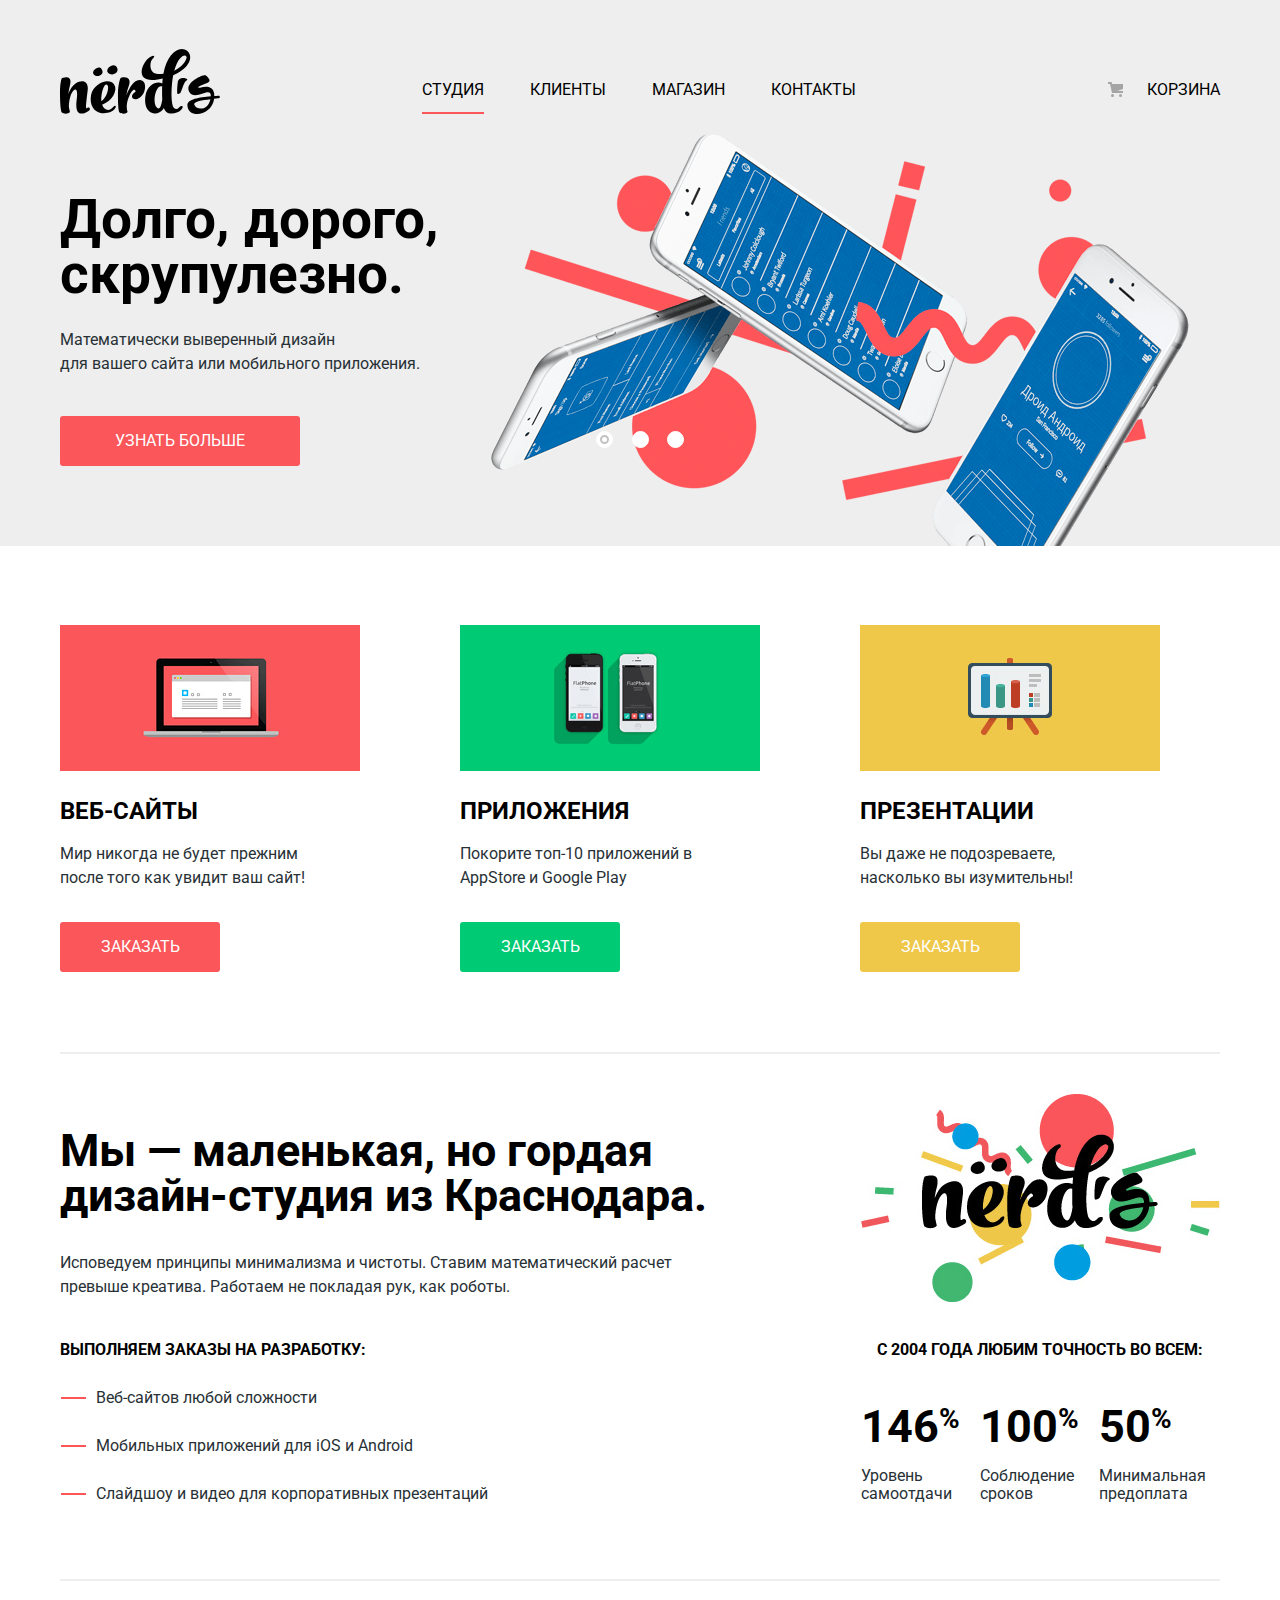
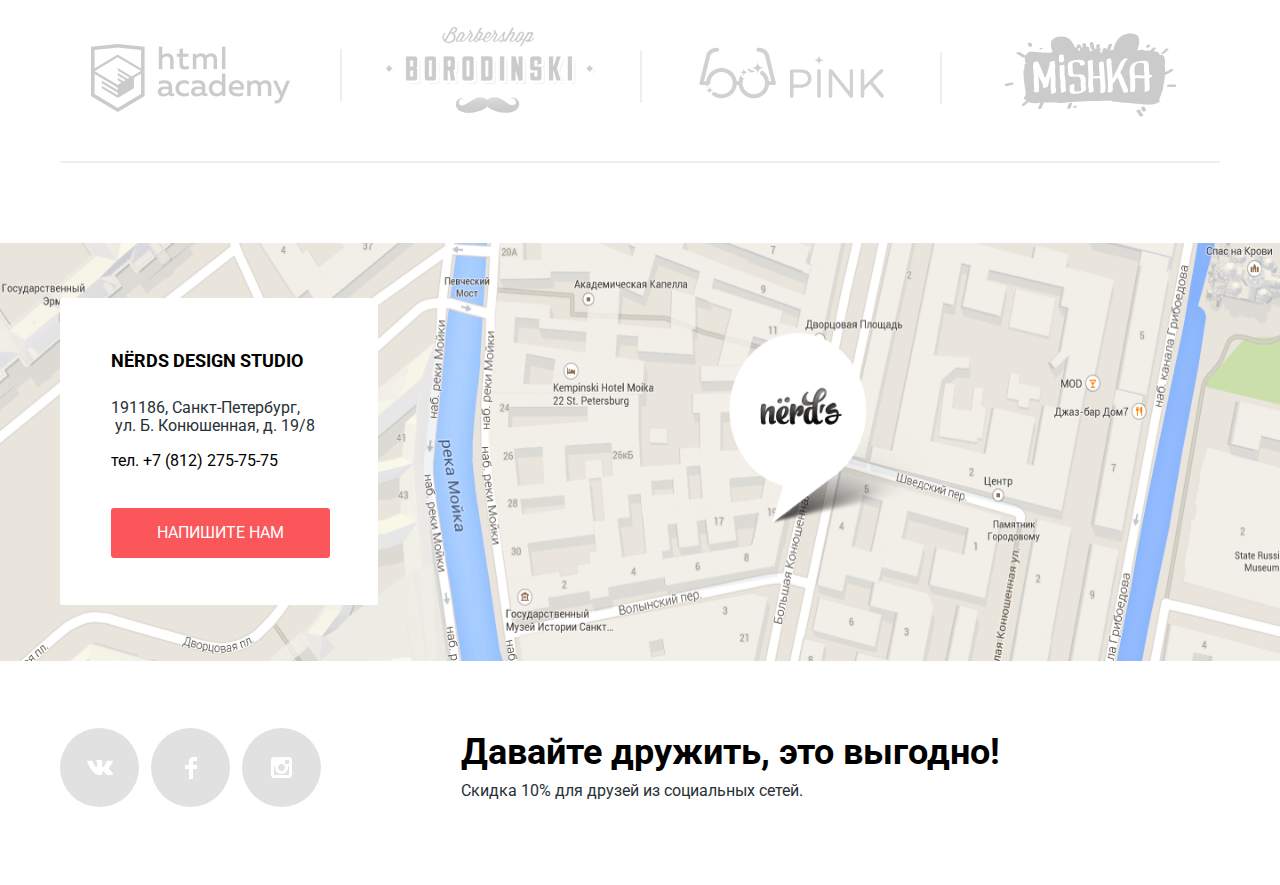
<file: index.html>
<!DOCTYPE html>
<html lang="ru">
<head>
    <meta charset="utf-8">
    <title>Студия веб-разработки «Нёрдс»</title>
    <link href="https://fonts.googleapis.com/css?family=Roboto:400,700&display=swap&subset=cyrillic" rel="stylesheet">
    <link rel="stylesheet" href="css/normalize_minimized.css">
    <link rel="stylesheet" href="css/style_minimized.css">
</head>
<body>
    <header class="main-header">
        <div class="container">
            <nav>  
                <a class="main-logo">
                    <img src="img/logo.svg" width="160" height="67" alt="Логотип веб-студии «Нёрдс»">  
                </a>
                <ul class="site-navigation">  
                    <li><a href="" class="navigation-active">Студия</a></li>
                    <li><a href="#clients">Клиенты</a></li>
                    <li><a href="catalog.html">Магазин</a></li>
                    <li><a href="#contacts">Контакты</a></li>
                </ul>
                <ul class="user-navigation">
                    <li>
                        <a class="cart" href="">Корзина</a>
                    </li>
                </ul>
            </nav>
        </div>
    </header>

    <main>
        <h1 class="visually-hidden">«Вебстудия Нёрдс»: Веб-сайты, приложения, презентации</h1>

        <!--Слайдер-->
        <section class="banner-top">
            <div class="container">
                <div class="article1">
                    <h2>Долго, дорого,<br>скрупулезно.</h2>
                    <p>Математически выверенный дизайн<br>для вашего сайта или мобильного приложения.</p>
                    <a class="button-red slider-button" href="catalog.html">Узнать больше</a>
                    <ul class="pagination">
                        <li>
                            <button class="pagination-item pagination-item-active" onclick="currentSlide(1)" aria-label="Рекламный баннер №1"></button>
                        </li>
                        <li>
                            <button class="pagination-item" onclick="currentSlide(2)" aria-label="Рекламный баннер №2"></button>
                        </li>
                        <li>
                            <button class="pagination-item" onclick="currentSlide(3)" aria-label="Рекламный баннер №3"></button>
                        </li>
                    </ul>
                </div>
                <div class="article2">
                    <h2>Любим математику как никто другой</h2>
                    <p>Никакого креатива, только математические формулы для расчета идеальных пропорций.</p>
                    <a class="button-red slider-button" href="catalog.html">Узнать больше</a>
                    <ul class="pagination">
                        <li>
                            <button class="pagination-item" onclick="currentSlide(1)" aria-label="Рекламный баннер №1"></button>
                        </li>
                        <li>
                            <button class="pagination-item pagination-item-active" onclick="currentSlide(2)" aria-label="Рекламный баннер №2"></button>
                        </li>
                        <li>
                            <button class="pagination-item" onclick="currentSlide(3)" aria-label="Рекламный баннер №3"></button>
                        </li>
                    </ul>
                </div>
                <div class="article3">
                    <h2>Только ночь,<br>только хардкор</h2>
                    <p>Работать днем, как все? Мы против этого.<br>Ближе к полуночи работа только начинается.</p>
                    <a class="button-red slider-button" href="catalog.html">Узнать больше</a>
                    <ul class="pagination">
                        <li>
                            <button class="pagination-item" onclick="currentSlide(1)" aria-label="Рекламный баннер №1"></button>
                        </li>
                        <li>
                            <button class="pagination-item" onclick="currentSlide(2)" aria-label="Рекламный баннер №2"></button>
                        </li>
                        <li>
                            <button class="pagination-item pagination-item-active" onclick="currentSlide(3)" aria-label="Рекламный баннер №3"></button>
                        </li>
                    </ul>
                </div>
            </div>    
        </section>
        <section class="variety">
            <div class="container">
                <h2 class="visually-hidden">Предоставляемые услуги</h2>
                <ul class="variety-list">
                    <li class="variety-item websites">
                        <h3>Веб-сайты</h3>
                        <p>Мир никогда не будет прежним после того как увидит ваш сайт!</p>
                        <a href="catalog.html" class="button-red variety-button">Заказать</a>
                    </li>
                    <li class="variety-item apps">
                        <h3>Приложения</h3>
                        <p>Покорите топ-10 приложений в AppStore и Google Play</p>
                        <a href="catalog.html" class="button-green">Заказать</a>
                    </li>
                    <li class="variety-item presentations">
                        <h3>Презентации</h3>
                        <p>Вы даже не подозреваете, насколько вы изумительны!</p>
                        <a href="catalog.html" class="button-yellow">Заказать</a>
                    </li>
                </ul>
            </div>
        </section>

        <!--Информационный блок-->
        <section class="about">
            <div class="container">
                <div class="wrapper-about">
                    <div class="about-left-column">
                        <h2>Мы — маленькая, но гордая  дизайн-студия из Краснодара. </h2>
                        <p>Исповедуем принципы минимализма и чистоты. Ставим математический расчет превыше креатива. Работаем не покладая рук, как роботы.</p>
                        <h3>Выполняем заказы на разработку:</h3>   
                        <ul>
                            <li class="about-item">Веб-сайтов любой сложности</li>
                            <li class="about-item">Мобильных приложений для iOS и Android</li>
                            <li class="about-item">Слайдшоу и видео для корпоративных презентаций</li>
                        </ul>
                    </div>
                    <div class="about-right-column">
                        <div class="holiday_logo"> 
                            <img src="img/balloons.png" alt="«Вебстудия Нёрдс» - с 2004 года работаем для вас" width="360" height="208">
                        </div>
                        <span>с 2004 года Любим точность во всем:</span>
                        <div class="about-right-column-left">
                            <span>146<sup>%</sup></span>
                            <p>Уровень самоотдачи</p>
                        </div>
                        <div class="about-right-column-mid">
                            <span>100<sup>%</sup></span>
                            <p>Соблюдение сроков</p>
                        </div>
                        <div class="about-right-column-right">
                            <span>50<sup>%</sup></span>
                            <p>Минимальная предоплата</p>
                        </div>              
                    </div>
                </div>
            </div>
        </section>

        <!--Список проектов-->
        <div class="partners" id="clients">
            <div class="container">
                <h2 class="visually-hidden">Наши работы</h2>
                <ul class="partners-list">
                    <li class="partners-item partner-academy">
                        <a href="https://htmlacademy.ru/intensive/htmlcss">
                            <img src="img/partner_1.png" alt="Выполненный проект - HTML академия" width="199" height="68">
                        </a>
                    </li>
                    <li class="partners-item partner-barber">
                        <a href="">
                            <img src="img/partner_2.png" alt="Выполненный проект - Барбершоп Бородинский" width="209" height="90">
                        </a>
                    </li>
                    <li class="partners-item partner-pink">
                        <a href="">
                            <img src="img/partner_3.png" alt="Выполненный проект- сайт Pink" width="185" height="52">
                        </a>
                    </li>
                    <li class="partners-item partner-mishka">
                        <a href="">
                            <img src="img/partner_4.png" alt="Выполненный проект- сайт Mishka" width="173" height="84">
                        </a>
                    </li>
                </ul>
            </div>
        </div>

        <!--Интерактивная карта с кнопкой "Напишите нам"-->
        <section class="map" id="contacts">
            <h2 class="visually-hidden">Наш адрес</h2>
            <iframe class="map_properties" src="https://www.google.com/maps/embed?pb=!1m18!1m12!1m3!1d1998.6036253056454!2d30.32085335126752!3d59.93871916896573!2m3!1f0!2f0!3f0!3m2!1i1024!2i768!4f13.1!3m3!1m2!1s0x4696310fca145cc1%3A0x42b32648d8238007!2sBolshaya%20Konyushennaya%20St%2C%2019%2F8%2C%20Sankt-Peterburg%2C%20191186!5e0!3m2!1sen!2sru!4v1582611700977!5m2!1sen!2sru" width="1440" height="418" style="border:0;" allowfullscreen=""></iframe>
            <p class="address"><img class="map_properties" src="img/map.png" alt="Санкт-Петербург,  ул. Б. Конюшенная, д. 19/8" width="1440" height="418"></p>
            <div class="map-label">
                <h3>Nёrds design studio</h3>
                <p>191186, Санкт-Петербург,<br>  ул. Б. Конюшенная, д. 19/8 </p>
                <a href="tel:+78122757575" class="tel">тел. +7 (812) 275-75-75</a>
                <a class="button-red map-button" href="write-us.html">напишите нам</a>
            </div>
        </section>
    </main>
    <footer class="main-footer">
        <div class="container">
            <div class="wrapper-footer">
                <ul class="main-footer-social">
                    <li>
                        <a class="social-button" href="" aria-label="Вконтакте">
                            <svg xmlns="http://www.w3.org/2000/svg" xmlns:xlink="http://www.w3.org/1999/xlink" x="0px" y="0px"
                            width="26px" height="15px" viewBox="0 0 26 15" enable-background="new 0 0 26 15" xml:space="preserve">
                            <path fill="#FFFFFF" d="M16.138,11.51c0.956-0.309,2.18,2.04,3.483,2.939c0.978,0.681,1.727,0.534,1.727,0.534l3.473-0.05
                            c0,0,1.815-0.112,0.957-1.554c-0.071-0.12-0.503-1.069-2.585-3.022c-2.177-2.043-1.882-1.712,0.739-5.244
                            c1.597-2.153,2.236-3.468,2.036-4.028c-0.192-0.539-1.365-0.399-1.365-0.399L20.69,0.713c-0.381,0.001-0.704,0.119-0.851,0.515
                            c-0.003,0.004-0.621,1.666-1.445,3.079c-1.741,2.989-2.436,3.148-2.724,2.961c-0.661-0.433-0.494-1.737-0.494-2.664
                            c0-2.897,0.432-4.105-0.846-4.417c-0.427-0.104-0.739-0.172-1.828-0.182c-1.392-0.021-2.574,0-3.244,0.329
                            c-0.445,0.223-0.786,0.712-0.579,0.74c0.26,0.035,0.843,0.16,1.155,0.586c0.401,0.552,0.389,1.789,0.389,1.789
                            s0.229,3.411-0.54,3.834c-0.528,0.29-1.25-0.302-2.803-3.016C6.087,2.879,5.488,1.345,5.488,1.345S5.372,1.06,5.162,0.904
                            C4.912,0.719,4.562,0.66,4.562,0.66L0.848,0.684c0,0-0.558,0.016-0.763,0.262C-0.097,1.164,0.07,1.614,0.07,1.614
                            s2.909,6.881,6.203,10.347c3.02,3.182,6.452,2.971,6.452,2.971h1.555c0,0,0.469-0.054,0.709-0.312
                            c0.224-0.24,0.214-0.691,0.214-0.691S15.172,11.82,16.138,11.51z"/>
                            </svg>
                        </a>
                    </li>
                    <li>
                        <a class="social-button" href="" aria-label="Фейсбук">
                            <svg xmlns="http://www.w3.org/2000/svg" xmlns:xlink="http://www.w3.org/1999/xlink" x="0px" y="0px"
                            width="12px" height="22px" viewBox="0 0 12 22" enable-background="new 0 0 12 22" xml:space="preserve">
                            <path fill="#FFFFFF" d="M12,4V0H8C5.791,0,4,1.791,4,4v4H0v4h4v10h4V12h4V8H8V4H12z"/>
                            </svg>
                        </a>
                    </li>      
                    <li>
                        <a class="social-button" href="" aria-label="Инстаграм">
                            <svg enable-background="new 0 0 21 21" height="21" viewBox="0 0 21 21" width="21" xmlns="http://www.w3.org/2000/svg"><path d="m18 0h-15c-1.65 0-3 1.35-3 3v15c0 1.65 1.35 3 3 3h15c1.65 0 3-1.35 3-3v-15c0-1.65-1.35-3-3-3zm-7.5 7c1.93 0 3.5 1.57 3.5 3.5s-1.57 3.5-3.5 3.5-3.5-1.57-3.5-3.5 1.57-3.5 3.5-3.5zm7.5 11h-15v-9h1.181c-.114.482-.181.983-.181 1.5 0 3.59 2.91 6.5 6.5 6.5s6.5-2.91 6.5-6.5c0-.517-.066-1.018-.181-1.5h1.181zm0-11h-4v-4h4z" fill="#fff"/></svg>
                        </a>
                    </li>        
                </ul>
                <div class="main-footer-discount">
                    <h3>Давайте дружить, это выгодно!</h3>
                    <p>Скидка 10% для друзей из социальных сетей.</p>
                </div>
            </div>
        </div>
    </footer> 

    <!--Модальное окно "Напишите нам-->
    <section class="modal">       
        <h2>Напишите нам</h2>
        <form class="feedback-form" action="index.html" method="POST">
            <div class="name_surname">
                <p>
                    <label for="surname">Ваше имя:</label>
                    <input class="input-field" type="text" name="surname" placeholder="Имя Фамилия" id="surname">
                </p>
                <p>
                    <label for="email">Ваш e-mail:</label>
                    <input class="input-field" type="email" name="email" placeholder="email@example.com" id="email">
                </p>
            </div>
            <p>
                <label for="letter">Текст письма:</label>
                <textarea class="input-field" name="letter" placeholder="В свободной форме" id="letter"></textarea>   
            </p>
            <button class="button-red feedback-button" type="submit">Отправить</button>       
        </form>
        <button type="button" class="modal-close" aria-label="Закрыть окно"></button>
    </section>
    <script src="js/script_minimized.js">
    </script>
</body>
</html>
</file>
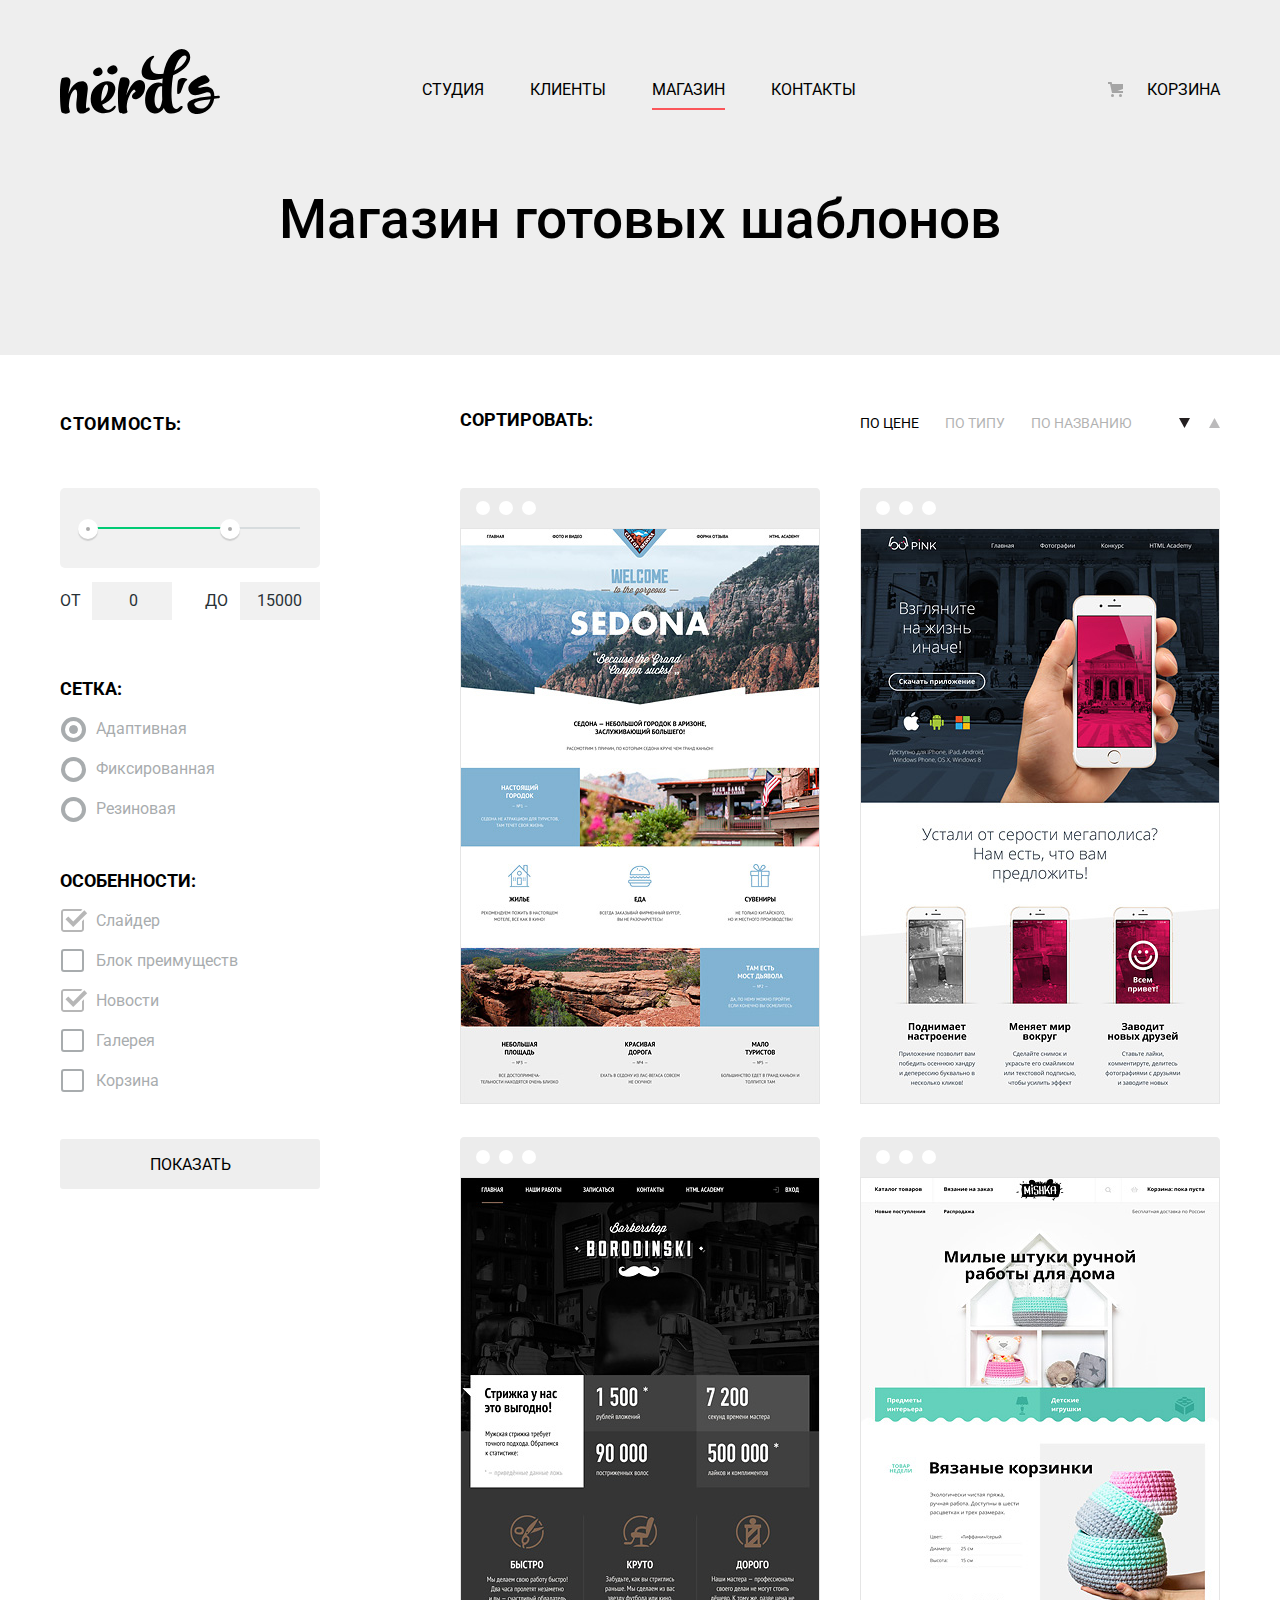
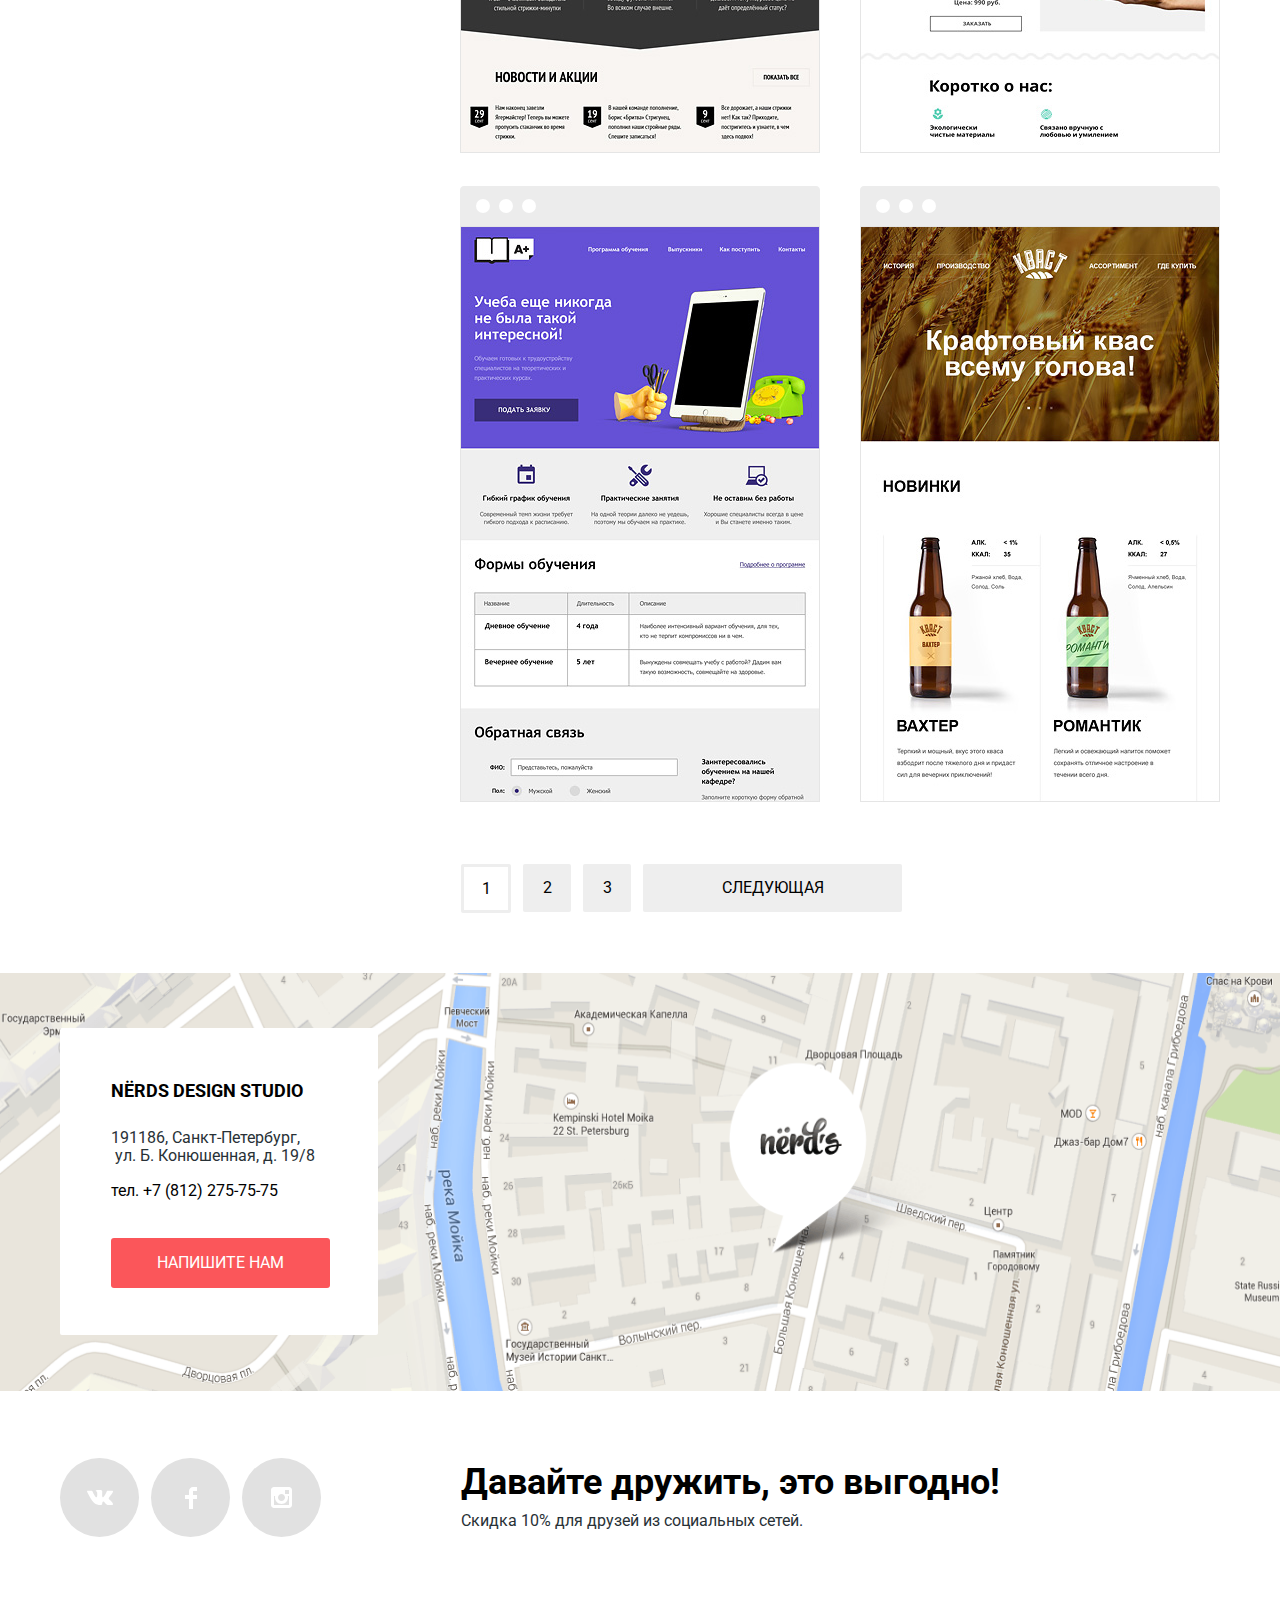
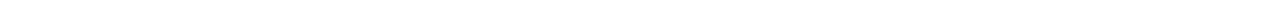
<file: catalog.html>
<!DOCTYPE html>
<html lang="ru">
<head>
    <meta charset="utf-8">
    <title>Студия веб-разработки «Нёрдс»</title>
    <link href="https://fonts.googleapis.com/css?family=Roboto:400,700&display=swap&subset=cyrillic" rel="stylesheet">
    <link rel="stylesheet" href="css/normalize_minimized.css">
    <link rel="stylesheet" href="css/style_minimized.css">
</head>
<body>
    <header class="main-header">
        <div class="container">
            <nav>  
                <a class="main-logo" href="index.html">
                    <img src="img/logo.svg" width="160" height="67" alt="Логотип веб-студии «Нёрдс»">  
                </a>
                <ul class="site-navigation">  
                    <li><a href="index.html">Студия</a></li>
                    <li><a href="index.html#clients">Клиенты</a></li>
                    <li><a href="" class="navigation-active border-shift">Магазин</a></li>
                    <li><a href="#contacts">Контакты</a></li>
                </ul>
                <ul class="user-navigation">
                    <li>
                        <a class="cart" href="">Корзина</a>
                    </li>
                </ul>
            </nav>
        </div>
    </header>

    <main>
        <div class="catalog-banner">
            <h1>Магазин готовых шаблонов</h1>
        </div>
        <div class="catalog container">
            <section class="filters-set">   
                <h2 class="visually-hidden">Фильтр шаблонов</h2>
                <form class="filter" action="catalog.html" method="get">
                    <fieldset class="price-range">
                        <legend>Стоимость:</legend>
                            <div class="filter-range">
                                <div class="range-control">
                                    <div class="scale">
                                        <div class="bar">
                                            <div class="toggle toggle-min"></div>
                                            <div class="toggle toggle-max"></div>
                                        </div>
                                    </div>
                                </div>
                            </div>
                            <div class="price-control">
                                <div class="min-price">
                                     <label>от <input class="input-min" name="min-price" type="text" value="0"></label>
                                </div>
                                <div class="max-price">
                                     <label>до <input class="input-max" name="max-price" type="text" value="15000"></label>
                                </div>
                            </div>
                    </fieldset>
                    <fieldset class="net">
                        <legend>Сетка:</legend>
                            <ul>
                                <li>
                                    <input class="visually-hidden filter-net-input" type="radio" name="net" value="adaptive" id="adaptive" checked>
                                    <label for="adaptive">Адаптивная</label>
                                </li>
                                <li>
                                    <input class="visually-hidden filter-net-input" type="radio" name="net" value="fixed" id="fixed">
                                    <label for="fixed">Фиксированная</label>
                                </li>
                                <li>
                                    <input class="visually-hidden filter-net-input" type="radio" name="net" value="flex" id="flex">
                                    <label for="flex">Резиновая</label>
                                </li>
                            </ul>
                    </fieldset>

                    <fieldset class="special">
                        <legend>Особенности:</legend>
                        <ul>
                            <li>
                                <input class="visually-hidden filter-special-input" type="checkbox" name="slider" id="slider" checked>
                                <label for="slider">Слайдер</label>
                            </li>
                            <li>
                                <input class="visually-hidden filter-special-input" type="checkbox" name="advantage" id="advantage">
                                <label for="advantage">Блок преимуществ</label>
                            </li>
                            <li>
                                <input class="visually-hidden filter-special-input" type="checkbox" name="news" id="news" checked>
                                <label for="news">Новости</label>
                            </li>      
                            <li>
                                <input class="visually-hidden filter-special-input" type="checkbox" name="galery" id="galery">
                                <label for="galery">Галерея</label>
                            </li>
                            <li>
                                <input class="visually-hidden filter-special-input" type="checkbox" name="can" id="can">
                                <label for="can">Корзина</label>
                            </li>
                        </ul>
                    </fieldset>

                    <button class="button-grey" type="submit">Показать</button>
                </form>
            </section>

            <section class="catalog-main">
                <h2 class="visually-hidden">Список подходящих шаблонов</h2>
                <div class="sorting">
                    <p>Сортировать:</p>
                    <ul class="sort-type">
                        <li>
                            <a class="sort-item-active" href="#" aria-label="Сортировать по цене">по цене</a>
                        </li>
                        <li>
                            <a class="sort-item" href="#" aria-label="Сортировать по типу">по типу</a>
                        </li>
                        <li>
                            <a class="sort-item" href="#" aria-label="Сортировать по названию">по названию</a>
                        </li> 
                    </ul>    
                    <ul class="sort-direction">
                        <li>
                            <a class="sort-item-active" href="#">
                                <img src="img/icon-down-dir.svg" width="11" height="10" alt="Сначала дороже" aria-label="Сначала дороже">
                            </a>
                        </li>    
                        <li>
                            <a class="sort-item" href="#">
                                <img src="img/icon-up-dir.svg" width="11" height="10" alt="Сначала дешевле" aria-label="Сначала дешевле">
                            </a>
                        </li>    
                    </ul>
                </div>
                <div class="catalog-list">
                    <div class="page-container">
                        <h3 class="visually-hidden">Шаблон сайта «Sedona»</h3>
                        <img src="img/sedona_mini.jpg" width="360" height="576" alt="Макет сайта Седона">                        
                        <div class="popup-info">
                            <a href="#"><h3>Sedona</h3></a>
                            <p class="medium-width">Информационный сайт для туристов.</p>
                            <a href="#" class="button-red catalog-button">9900 руб.</a>
                        </div>
                    </div>
                    <div class="page-container">
                        <h3 class="visually-hidden">Шаблон сайта «Pink app»</h3>
                        <img src="img/pink_mini.jpg" width="360" height="576" alt="Макет сайта Pink">                        
                        <div class="popup-info">
                            <a href="#"><h3>Pink app</h3></a>
                            <p>Продуктовый лендинг приложения для iOS и Android</p>
                            <a href="#" class="button-red catalog-button">9900 руб.</a>
                        </div>
                    </div>
                    <div class="page-container">
                        <h3 class="visually-hidden">Шаблон сайта «Бородинский»</h3>
                        <img src="img/barbershop_mini.jpg" width="360" height="576" alt="Макет сайта «Бородинский»">                        
                        <div class="popup-info">
                            <a href="#"><h3>Barbershop</h3></a>
                            <p class="medium-width">Сайт салона красоты. Для мужчин, да.</p>
                            <a href="#" class="button-red catalog-button">9900 руб.</a>
                        </div>
                    </div>
                    <div class="page-container">
                        <h3 class="visually-hidden">Шаблон сайта «Mishka»</h3>
                        <img src="img/mishka_mini.jpg" width="360" height="576" alt="Макет сайта «Мишка»">                        
                        <div class="popup-info">
                            <a href="#"><h3>Mishka</h3></a>
                            <p class="medium-width">Интернет-магазин вязаных игрушек</p>
                            <a href="#" class="button-red catalog-button">9900 руб.</a>
                        </div>
                    </div>
                    <div class="page-container">
                        <h3 class="visually-hidden">Шаблон сайта «A plus»</h3>
                        <img src="img/aplus_mini.jpg" width="360" height="576" alt="Макет сайта «A plus»">                        
                        <div class="popup-info">
                            <a href="#"><h3>A plus</h3></a>
                            <p>Лендинг курсов повышения квалификации</p>
                            <a href="#" class="button-red catalog-button">9900 руб.</a>
                        </div>
                    </div>
                    <div class="page-container">
                        <h3 class="visually-hidden">Шаблон сайта «Кваст»</h3>
                        <img src="img/kvast_mini.jpg" width="360" height="576" alt="Макет сайта «Кваст»">                        
                        <div class="popup-info">
                            <a href="#"><h3>Кваст</h3></a>
                            <p>Промо-сайт производителя крафтового кваса</p>
                            <a href="#" class="button-red catalog-button">9900 руб.</a>
                        </div>
                    </div>
                </div>

                <!--Кнопки перелистывания каталога-->
                <ul class="catalog-pagination">
                    <li><a class="catalog-pagination-item pagination-active" href="#">1</a></li>            
                    <li><a class="catalog-pagination-item" href="#">2</a></li>  
                    <li><a class="catalog-pagination-item" href="#">3</a></li>  
                    <li><a class="catalog-pagination-item" href="#">Следующая</a></li>  
                </ul>
            </section>
        </div>

         <!--Интерактивная карта с кнопкой "Напишите нам"-->
         <section class="map" id="contacts">
            <h2 class="visually-hidden">Наш адрес</h2>
            <iframe class="map_properties" src="https://www.google.com/maps/embed?pb=!1m18!1m12!1m3!1d1998.6036253056454!2d30.32085335126752!3d59.93871916896573!2m3!1f0!2f0!3f0!3m2!1i1024!2i768!4f13.1!3m3!1m2!1s0x4696310fca145cc1%3A0x42b32648d8238007!2sBolshaya%20Konyushennaya%20St%2C%2019%2F8%2C%20Sankt-Peterburg%2C%20191186!5e0!3m2!1sen!2sru!4v1582611700977!5m2!1sen!2sru" width="1440" height="418" style="border:0;" allowfullscreen=""></iframe>
            <p class="address"><img class="map_properties" src="img/map.png" alt="Санкт-Петербург,  ул. Б. Конюшенная, д. 19/8" width="1440" height="418"></p>
            <div class="map-label">
                <h3>Nёrds design studio</h3>
                <p>191186, Санкт-Петербург,<br>  ул. Б. Конюшенная, д. 19/8 </p>
                <a href="tel:+78122757575" class="tel">тел. +7 (812) 275-75-75</a>
                <a class="button-red map-button" href="write-us.html">напишите нам</a>
            </div>
        </section>

    </main>
    <footer class="main-footer">
        <div class="container">
            <div class="wrapper-footer">
                <ul class="main-footer-social">
                    <li>
                        <a class="social-button" href="" aria-label="Вконтакте">
                            <svg xmlns="http://www.w3.org/2000/svg" xmlns:xlink="http://www.w3.org/1999/xlink" x="0px" y="0px"
                            width="26px" height="15px" viewBox="0 0 26 15" enable-background="new 0 0 26 15" xml:space="preserve">
                            <path fill="#FFFFFF" d="M16.138,11.51c0.956-0.309,2.18,2.04,3.483,2.939c0.978,0.681,1.727,0.534,1.727,0.534l3.473-0.05
                            c0,0,1.815-0.112,0.957-1.554c-0.071-0.12-0.503-1.069-2.585-3.022c-2.177-2.043-1.882-1.712,0.739-5.244
                            c1.597-2.153,2.236-3.468,2.036-4.028c-0.192-0.539-1.365-0.399-1.365-0.399L20.69,0.713c-0.381,0.001-0.704,0.119-0.851,0.515
                            c-0.003,0.004-0.621,1.666-1.445,3.079c-1.741,2.989-2.436,3.148-2.724,2.961c-0.661-0.433-0.494-1.737-0.494-2.664
                            c0-2.897,0.432-4.105-0.846-4.417c-0.427-0.104-0.739-0.172-1.828-0.182c-1.392-0.021-2.574,0-3.244,0.329
                            c-0.445,0.223-0.786,0.712-0.579,0.74c0.26,0.035,0.843,0.16,1.155,0.586c0.401,0.552,0.389,1.789,0.389,1.789
                            s0.229,3.411-0.54,3.834c-0.528,0.29-1.25-0.302-2.803-3.016C6.087,2.879,5.488,1.345,5.488,1.345S5.372,1.06,5.162,0.904
                            C4.912,0.719,4.562,0.66,4.562,0.66L0.848,0.684c0,0-0.558,0.016-0.763,0.262C-0.097,1.164,0.07,1.614,0.07,1.614
                            s2.909,6.881,6.203,10.347c3.02,3.182,6.452,2.971,6.452,2.971h1.555c0,0,0.469-0.054,0.709-0.312
                            c0.224-0.24,0.214-0.691,0.214-0.691S15.172,11.82,16.138,11.51z"/>
                            </svg>
                        </a>
                    </li>
                    <li>
                        <a class="social-button" href="" aria-label="Фейсбук">
                            <svg xmlns="http://www.w3.org/2000/svg" xmlns:xlink="http://www.w3.org/1999/xlink" x="0px" y="0px"
                            width="12px" height="22px" viewBox="0 0 12 22" enable-background="new 0 0 12 22" xml:space="preserve">
                            <path fill="#FFFFFF" d="M12,4V0H8C5.791,0,4,1.791,4,4v4H0v4h4v10h4V12h4V8H8V4H12z"/>
                            </svg>
                        </a>
                    </li>      
                    <li>
                        <a class="social-button" href="" aria-label="Инстаграм">
                            <svg enable-background="new 0 0 21 21" height="21" viewBox="0 0 21 21" width="21" xmlns="http://www.w3.org/2000/svg"><path d="m18 0h-15c-1.65 0-3 1.35-3 3v15c0 1.65 1.35 3 3 3h15c1.65 0 3-1.35 3-3v-15c0-1.65-1.35-3-3-3zm-7.5 7c1.93 0 3.5 1.57 3.5 3.5s-1.57 3.5-3.5 3.5-3.5-1.57-3.5-3.5 1.57-3.5 3.5-3.5zm7.5 11h-15v-9h1.181c-.114.482-.181.983-.181 1.5 0 3.59 2.91 6.5 6.5 6.5s6.5-2.91 6.5-6.5c0-.517-.066-1.018-.181-1.5h1.181zm0-11h-4v-4h4z" fill="#fff"/></svg>
                        </a>
                    </li>        
                </ul>
                <div class="main-footer-discount">
                    <h3>Давайте дружить, это выгодно!</h3>
                    <p>Скидка 10% для друзей из социальных сетей.</p>
                </div>
            </div>
        </div>
    </footer> 

    <!--Модальное окно "Напишите нам-->
    <section class="modal">       
        <h2>Напишите нам</h2>
        <form class="feedback-form" action="index.html" method="POST">
            <div class="name_surname">
                <p>
                    <label for="surname">Ваше имя:</label>
                    <input class="input-field" type="text" name="surname" placeholder="Имя Фамилия" id="surname">
                </p>
                <p>
                    <label for="email">Ваш e-mail:</label>
                    <input class="input-field" type="email" name="email" placeholder="email@example.com" id="email">
                </p>
            </div>
            <p>
                <label for="letter">Текст письма:</label>
                <textarea class="input-field" name="letter" placeholder="В свободной форме" id="letter"></textarea>   
            </p>
            <button class="button-red feedback-button" type="submit">Отправить</button>       
        </form>
        <button type="button" class="modal-close" aria-label="Закрыть окно"></button>
    </section>
    <script src="js/script_minimized.js">
    </script>

</body>
</html>
</file>
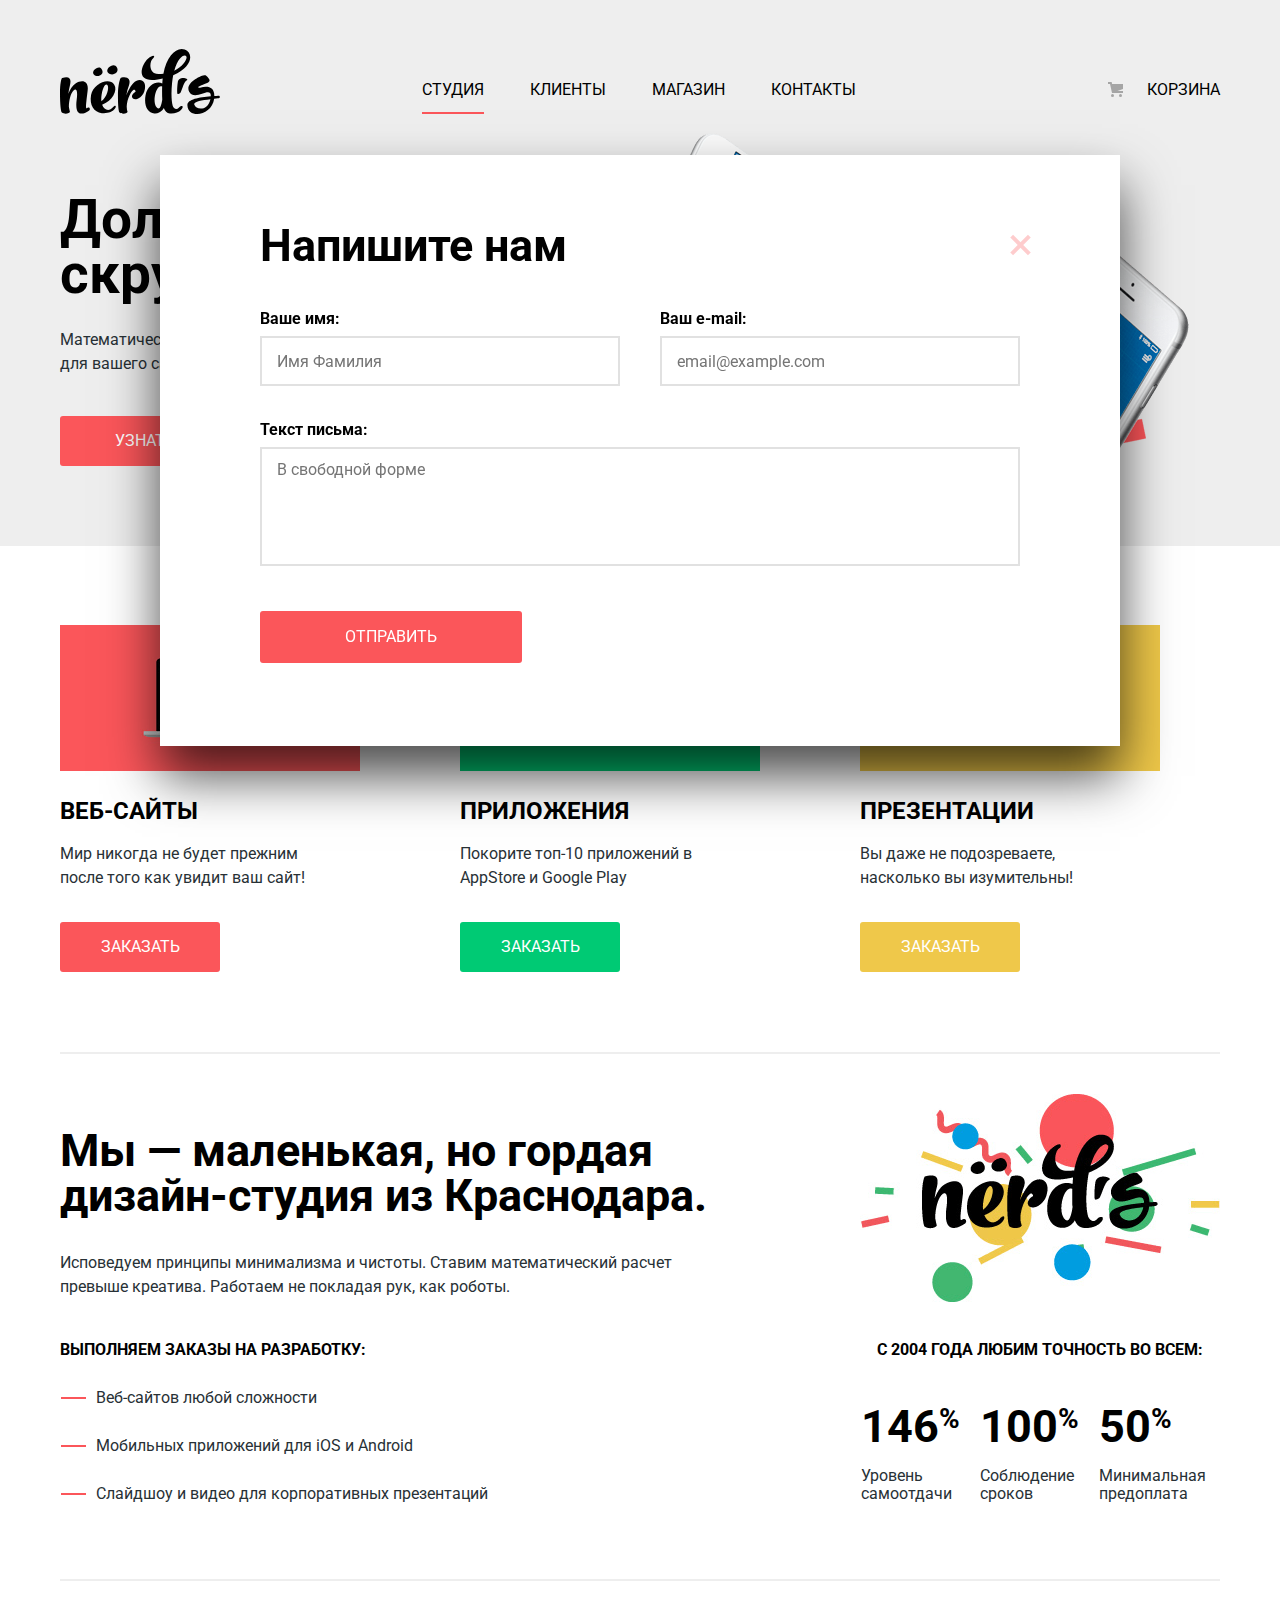
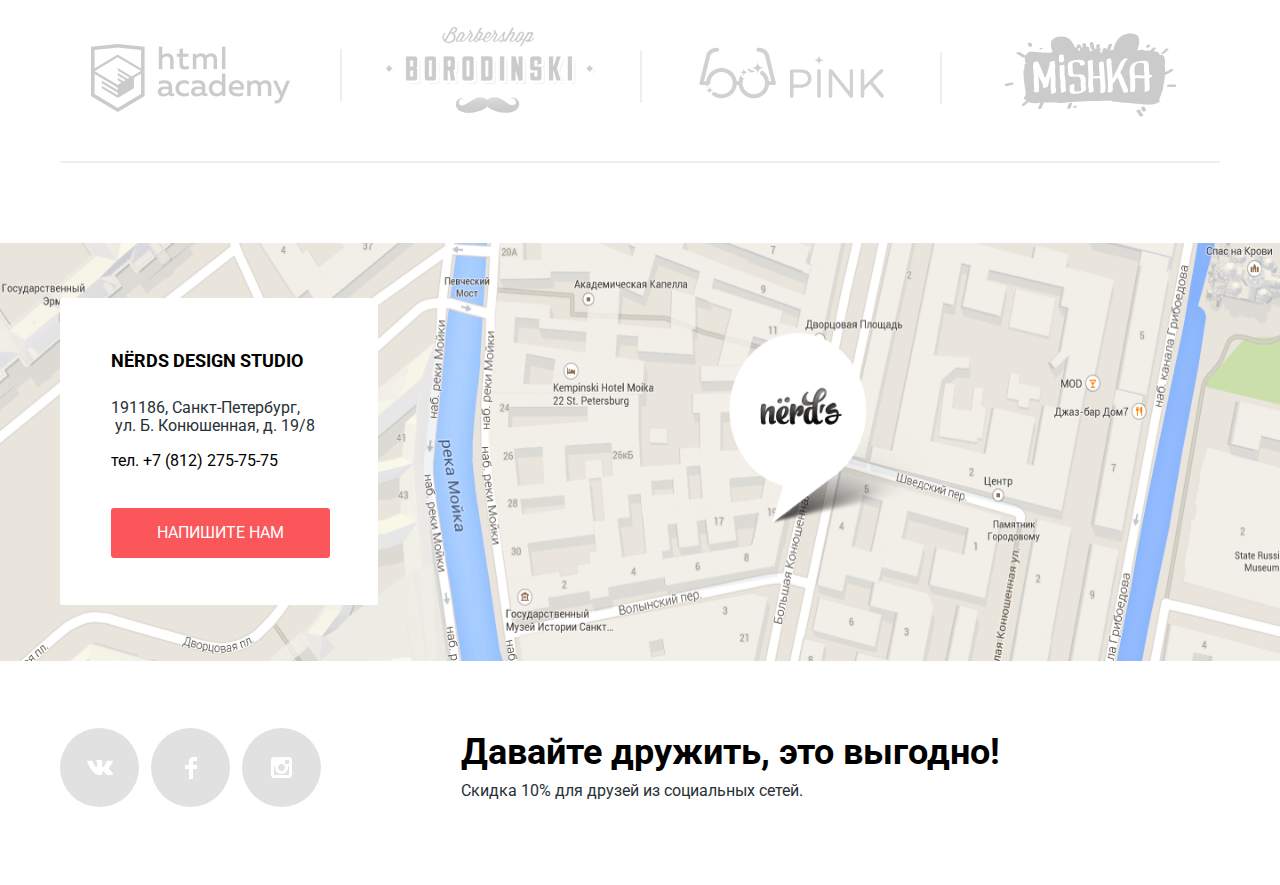
<file: write-us.html>
<!DOCTYPE html>
<html lang="ru">
<head>
    <meta charset="utf-8">
    <title>Студия веб-разработки «Нёрдс»</title>
    <link href="https://fonts.googleapis.com/css?family=Roboto:400,700&display=swap&subset=cyrillic" rel="stylesheet">
    <link rel="stylesheet" href="css/normalize_minimized.css">
    <link rel="stylesheet" href="css/style_minimized.css">
</head>
<body>
    <header class="main-header">
        <div class="container">
            <nav>  
                <a class="main-logo">
                    <img src="img/logo.svg" width="160" height="67" alt="Логотип веб-студии «Нёрдс»">  
                </a>
                <ul class="site-navigation">  
                    <li><a href="" class="navigation-active">Студия</a></li>
                    <li><a href="#clients">Клиенты</a></li>
                    <li><a href="catalog.html">Магазин</a></li>
                    <li><a href="#contacts">Контакты</a></li>
                </ul>
                <ul class="user-navigation">
                    <li>
                        <a class="cart" href="">Корзина</a>
                    </li>
                </ul>
            </nav>
        </div>
    </header>

    <main>
        <h1 class="visually-hidden">«Вебстудия Нёрдс»: Веб-сайты, приложения, презентации</h1>
        <!--Слайдер-->
        <section class="banner-top">
            <div class="container">
                <div class="article1">
                    <h2>Долго, дорого,<br>скрупулезно.</h2>
                    <p>Математически выверенный дизайн<br>для вашего сайта или мобильного приложения.</p>
                    <a class="button-red slider-button" href="catalog.html">Узнать больше</a>
                    <ul class="pagination">
                        <li>
                            <button class="pagination-item pagination-item-active" onclick="currentSlide(1)" aria-label="Рекламный баннер №1"></button>
                        </li>
                        <li>
                            <button class="pagination-item" onclick="currentSlide(2)" aria-label="Рекламный баннер №2"></button>
                        </li>
                        <li>
                            <button class="pagination-item" onclick="currentSlide(3)" aria-label="Рекламный баннер №3"></button>
                        </li>
                    </ul>
                </div>
                <div class="article2">
                    <h2>Любим математику как никто другой</h2>
                    <p>Никакого креатива, только математические формулы для расчета идеальных пропорций.</p>
                    <a class="button-red slider-button" href="catalog.html">Узнать больше</a>
                    <ul class="pagination">
                        <li>
                            <button class="pagination-item" onclick="currentSlide(1)" aria-label="Рекламный баннер №1"></button>
                        </li>
                        <li>
                            <button class="pagination-item pagination-item-active" onclick="currentSlide(2)" aria-label="Рекламный баннер №2"></button>
                        </li>
                        <li>
                            <button class="pagination-item" onclick="currentSlide(3)" aria-label="Рекламный баннер №3"></button>
                        </li>
                    </ul>
                </div>
                <div class="article3">
                    <h2>Только ночь,<br>только хардкор</h2>
                    <p>Работать днем, как все? Мы против этого.<br>Ближе к полуночи работа только начинается.</p>
                    <a class="button-red slider-button" href="catalog.html">Узнать больше</a>
                    <ul class="pagination">
                        <li>
                            <button class="pagination-item" onclick="currentSlide(1)" aria-label="Рекламный баннер №1"></button>
                        </li>
                        <li>
                            <button class="pagination-item" onclick="currentSlide(2)" aria-label="Рекламный баннер №2"></button>
                        </li>
                        <li>
                            <button class="pagination-item pagination-item-active" onclick="currentSlide(3)" aria-label="Рекламный баннер №3"></button>
                        </li>
                    </ul>
                </div>
            </div>    
        </section>
        <section class="variety">
            <div class="container">
                <h2 class="visually-hidden">Предоставляемые услуги</h2>
                <ul class="variety-list">
                    <li class="variety-item websites">
                        <h3>Веб-сайты</h3>
                        <p>Мир никогда не будет прежним после того как увидит ваш сайт!</p>
                        <a href="catalog.html" class="button-red variety-button">Заказать</a>
                    </li>
                    <li class="variety-item apps">
                        <h3>Приложения</h3>
                        <p>Покорите топ-10 приложений в AppStore и Google Play</p>
                        <a href="catalog.html" class="button-green">Заказать</a>
                    </li>
                    <li class="variety-item presentations">
                        <h3>Презентации</h3>
                        <p>Вы даже не подозреваете, насколько вы изумительны!</p>
                        <a href="catalog.html" class="button-yellow">Заказать</a>
                    </li>
                </ul>
            </div>
        </section>

        <!--Информационный блок-->
        <section class="about">
            <div class="container">
                <div class="wrapper-about">
                    <div class="about-left-column">
                        <h2>Мы — маленькая, но гордая  дизайн-студия из Краснодара. </h2>
                        <p>Исповедуем принципы минимализма и чистоты. Ставим математический расчет превыше креатива. Работаем не покладая рук, как роботы.</p>
                        <h3>Выполняем заказы на разработку:</h3>   
                        <ul>
                            <li class="about-item">Веб-сайтов любой сложности</li>
                            <li class="about-item">Мобильных приложений для iOS и Android</li>
                            <li class="about-item">Слайдшоу и видео для корпоративных презентаций</li>
                        </ul>
                    </div>
                    <div class="about-right-column">
                        <div class="holiday_logo"> 
                            <img src="img/balloons.png" alt="«Вебстудия Нёрдс» - с 2004 года работаем для вас" width="360" height="208">
                        </div>
                        <span>с 2004 года Любим точность во всем:</span>
                        <div class="about-right-column-left">
                            <span>146<sup>%</sup></span>
                            <p>Уровень самоотдачи</p>
                        </div>
                        <div class="about-right-column-mid">
                            <span>100<sup>%</sup></span>
                            <p>Соблюдение сроков</p>
                        </div>
                        <div class="about-right-column-right">
                            <span>50<sup>%</sup></span>
                            <p>Минимальная предоплата</p>
                        </div>              
                    </div>
                </div>
            </div>
        </section>

        <!--Список проектов-->
        <div class="partners" id="clients">
            <div class="container">
                <h2 class="visually-hidden">Наши работы</h2>
                <ul class="partners-list">
                    <li class="partners-item partner-academy">
                        <a href="https://htmlacademy.ru/intensive/htmlcss">
                            <img src="img/partner_1.png" alt="Выполненный проект - HTML академия" width="199" height="68">
                        </a>
                    </li>
                    <li class="partners-item partner-barber">
                        <a href="">
                            <img src="img/partner_2.png" alt="Выполненный проект - Барбершоп Бородинский" width="209" height="90">
                        </a>
                    </li>
                    <li class="partners-item partner-pink">
                        <a href="">
                            <img src="img/partner_3.png" alt="Выполненный проект- сайт Pink" width="185" height="52">
                        </a>
                    </li>
                    <li class="partners-item partner-mishka">
                        <a href="">
                            <img src="img/partner_4.png" alt="Выполненный проект- сайт Mishka" width="173" height="84">
                        </a>
                    </li>
                </ul>
            </div>
        </div>

        <!--Интерактивная карта с кнопкой "Напишите нам"-->
        <section class="map" id="contacts">
            <h2 class="visually-hidden">Наш адрес</h2>
            <iframe class="map_properties" src="https://www.google.com/maps/embed?pb=!1m18!1m12!1m3!1d1998.6036253056454!2d30.32085335126752!3d59.93871916896573!2m3!1f0!2f0!3f0!3m2!1i1024!2i768!4f13.1!3m3!1m2!1s0x4696310fca145cc1%3A0x42b32648d8238007!2sBolshaya%20Konyushennaya%20St%2C%2019%2F8%2C%20Sankt-Peterburg%2C%20191186!5e0!3m2!1sen!2sru!4v1582611700977!5m2!1sen!2sru" width="1440" height="418" style="border:0;" allowfullscreen=""></iframe>
            <p class="address"><img class="map_properties" src="img/map.png" alt="Санкт-Петербург,  ул. Б. Конюшенная, д. 19/8" width="1440" height="418"></p>
            <div class="map-label">
                <h3>Nёrds design studio</h3>
                <p>191186, Санкт-Петербург,<br>  ул. Б. Конюшенная, д. 19/8 </p>
                <a href="tel:+78122757575" class="tel">тел. +7 (812) 275-75-75</a>
                <a class="button-red map-button" href="write-us.html">напишите нам</a>
            </div>
        </section>
    </main>
    <footer class="main-footer">
        <div class="container">
            <div class="wrapper-footer">
                <ul class="main-footer-social">
                    <li>
                        <a class="social-button" href="" aria-label="Вконтакте">
                            <svg xmlns="http://www.w3.org/2000/svg" xmlns:xlink="http://www.w3.org/1999/xlink" x="0px" y="0px"
                            width="26px" height="15px" viewBox="0 0 26 15" enable-background="new 0 0 26 15" xml:space="preserve">
                            <path fill="#FFFFFF" d="M16.138,11.51c0.956-0.309,2.18,2.04,3.483,2.939c0.978,0.681,1.727,0.534,1.727,0.534l3.473-0.05
                            c0,0,1.815-0.112,0.957-1.554c-0.071-0.12-0.503-1.069-2.585-3.022c-2.177-2.043-1.882-1.712,0.739-5.244
                            c1.597-2.153,2.236-3.468,2.036-4.028c-0.192-0.539-1.365-0.399-1.365-0.399L20.69,0.713c-0.381,0.001-0.704,0.119-0.851,0.515
                            c-0.003,0.004-0.621,1.666-1.445,3.079c-1.741,2.989-2.436,3.148-2.724,2.961c-0.661-0.433-0.494-1.737-0.494-2.664
                            c0-2.897,0.432-4.105-0.846-4.417c-0.427-0.104-0.739-0.172-1.828-0.182c-1.392-0.021-2.574,0-3.244,0.329
                            c-0.445,0.223-0.786,0.712-0.579,0.74c0.26,0.035,0.843,0.16,1.155,0.586c0.401,0.552,0.389,1.789,0.389,1.789
                            s0.229,3.411-0.54,3.834c-0.528,0.29-1.25-0.302-2.803-3.016C6.087,2.879,5.488,1.345,5.488,1.345S5.372,1.06,5.162,0.904
                            C4.912,0.719,4.562,0.66,4.562,0.66L0.848,0.684c0,0-0.558,0.016-0.763,0.262C-0.097,1.164,0.07,1.614,0.07,1.614
                            s2.909,6.881,6.203,10.347c3.02,3.182,6.452,2.971,6.452,2.971h1.555c0,0,0.469-0.054,0.709-0.312
                            c0.224-0.24,0.214-0.691,0.214-0.691S15.172,11.82,16.138,11.51z"/>
                            </svg>
                        </a>
                    </li>
                    <li>
                        <a class="social-button" href="" aria-label="Фейсбук">
                            <svg xmlns="http://www.w3.org/2000/svg" xmlns:xlink="http://www.w3.org/1999/xlink" x="0px" y="0px"
                            width="12px" height="22px" viewBox="0 0 12 22" enable-background="new 0 0 12 22" xml:space="preserve">
                            <path fill="#FFFFFF" d="M12,4V0H8C5.791,0,4,1.791,4,4v4H0v4h4v10h4V12h4V8H8V4H12z"/>
                            </svg>
                        </a>
                    </li>      
                    <li>
                        <a class="social-button" href="" aria-label="Инстаграм">
                            <svg enable-background="new 0 0 21 21" height="21" viewBox="0 0 21 21" width="21" xmlns="http://www.w3.org/2000/svg"><path d="m18 0h-15c-1.65 0-3 1.35-3 3v15c0 1.65 1.35 3 3 3h15c1.65 0 3-1.35 3-3v-15c0-1.65-1.35-3-3-3zm-7.5 7c1.93 0 3.5 1.57 3.5 3.5s-1.57 3.5-3.5 3.5-3.5-1.57-3.5-3.5 1.57-3.5 3.5-3.5zm7.5 11h-15v-9h1.181c-.114.482-.181.983-.181 1.5 0 3.59 2.91 6.5 6.5 6.5s6.5-2.91 6.5-6.5c0-.517-.066-1.018-.181-1.5h1.181zm0-11h-4v-4h4z" fill="#fff"/></svg>
                        </a>
                    </li>        
                </ul>
                <div class="main-footer-discount">
                    <h3>Давайте дружить, это выгодно!</h3>
                    <p>Скидка 10% для друзей из социальных сетей.</p>
                </div>
            </div>
        </div>
    </footer> 

    <!--Модальное окно "Напишите нам-->
    <section class="modal" style="display:block;">
        <h2>Напишите нам</h2>
        <form class="feedback-form" action="index.html" method="POST">
            <div class="name_surname">
                <p>
                    <label for="surname">Ваше имя:</label>
                    <input class="input-field" type="text" name="surname" placeholder="Имя Фамилия" id="surname" required>
                </p>
                <p>
                    <label for="email">Ваш e-mail:</label>
                    <input class="input-field" type="email" name="email" placeholder="email@example.com" id="email">
                </p>
            </div>
            <p>
                <label for="letter">Текст письма:</label>
                <textarea class="input-field" name="letter" placeholder="В свободной форме" id="letter" required></textarea>   
            </p>
            <button class="button-red feedback-button" type="submit">Отправить</button>       
        </form>
        <a href="index.html" class="modal-close" aria-label="Закрыть окно"></a>
    </section>
    <script src="js/script_minimized.js">
    </script>
</body>
</html>
</file>
<file: css/style_minimized.css>
body{margin:0;padding:0;font-family:"Roboto",Arial,sans-serif;font-size:16px;line-height:24px;font-weight:400;color:#283136;background-color:#fff}.visually-hidden{position:absolute;width:1px;height:1px;margin:-1px;border:0;padding:0;clip:rect(0 0 0 0);overflow:hidden}a{text-decoration:none}.main-header{background-color:#eee}.container{box-sizing:border-box;width:1200px;margin:0 auto;padding:0 20px}.container nav{min-height:115px;padding:0;display:flex;align-items:flex-start}.site-navigation,.user-navigation{list-style:none;line-height:30px;text-transform:uppercase}.site-navigation{margin:0;padding:0;width:510px;display:flex;flex-wrap:wrap;margin-top:75px}.site-navigation li{padding-left:23px;padding-right:23px}.user-navigation{margin:0;padding:0;display:flex;flex-wrap:wrap;justify-content:flex-end;margin-top:75px;flex-grow:1}.site-navigation a,.user-navigation a{padding-bottom:13px}.site-navigation .border-shift{padding-bottom:9px}.cart{box-sizing:border-box;padding-left:39px;padding-bottom:13px;position:relative}.cart::before{content:"";position:absolute;top:2px;left:0;width:15px;height:15px;background-image:url(../img/cart.svg);background-position:0 0;background-repeat:no-repeat;opacity:.3}.main-logo{margin:0;padding:0;margin-top:48px;width:160px;height:67px;margin-right:179px}.site-navigation a,.user-navigation a{color:#000}.navigation-active{border-bottom:2px solid #fb565a}.site-navigation a:hover,.user-navigation a:hover{color:#fb565a}.site-navigation a:active,.user-navigation a:active{color:rgba(0,0,0,0.3)}.main-logo:hover{opacity:.8}.main-logo:active{opacity:.3}.banner-top{background-color:#eee;border-top:1px solid transparent;min-height:430px;position:relative}.banner-top h2{color:#000;font-size:55px;line-height:55px;margin-bottom:26px}.banner-top p{margin:0;padding:0}.article1{position:relative;text-align:left;padding-top:30px;padding-bottom:80px;background-color:#eee;background-image:url(../img/slide1.png);background-repeat:no-repeat;background-position:431px bottom;background-size:auto;display:block}.article2{position:relative;text-align:left;padding-top:30px;padding-bottom:80px;background-color:#eee;background-image:url(../img/slide2.png);background-repeat:no-repeat;background-position:485px bottom;background-size:auto;display:none}.article3{position:relative;text-align:left;padding-top:30px;padding-bottom:80px;background-color:#eee;background-image:url(../img/slide3.png);background-repeat:no-repeat;background-position:404px bottom;background-size:auto;display:none}.article1 h2,.article2 h2,.article3 h2{max-width:520px}.article1 p,.article2 p,.article3 p{max-width:410px}.pagination{position:absolute;margin:0;padding:0;list-style:none;left:536px;bottom:96px;width:88px;height:19px;display:flex;justify-content:space-between}.pagination-item,.pagination-item-active{display:block;position:relative;width:17px;height:17px;border:1px solid #fff;border-radius:50%;background-color:#fff;cursor:pointer}.pagination-item-active::after{position:absolute;content:"";width:5px;height:5px;top:3px;left:3px;border:2px solid #c2c2c2;border-radius:50%}.variety-list{margin:0;padding:0;margin-top:79px;list-style:none;display:flex;flex-wrap:wrap;border-bottom:2px solid #eee}.variety-item{position:relative;box-sizing:border-box;margin:0;padding:0;padding-top:146px;min-height:427px;width:300px;margin-right:100px}.websites::before{content:"";position:absolute;width:300px;height:146px;background-color:#fb565a;background-image:url(../img/laptop_logo.png);background-repeat:no-repeat;background-position:center;top:0;left:0}.apps::before{content:"";position:absolute;width:300px;height:146px;background-color:#00ca74;background-image:url(../img/phone_logo.png);background-repeat:no-repeat;background-position:center;top:0;left:0}.presentations::before{content:"";position:absolute;width:300px;height:146px;background-color:#efc849;background-image:url(../img/presentation_logo.png);background-repeat:no-repeat;background-position:center;top:0;left:0}.variety-item h3{text-transform:uppercase;color:#000;font-size:24px;line-height:30px;margin:0;padding:0;padding-top:25px;padding-bottom:16px}.variety-item p{margin:0;padding:0;max-width:245px;font-weight:400;letter-spacing:normal;text-align:left}.variety-item:nth-of-type(3n){margin-right:0}.wrapper-about{display:flex;justify-content:space-between;align-items:flex-start;border-bottom:2px solid #eee;min-height:525px}.about-left-column{width:660px;border:0;margin:0;margin-bottom:40px;padding-top:74px}.about-left-column h2{margin:0;color:#000;font-size:45px;line-height:45px;text-align:left;padding-bottom:17px}.about-left-column h3{margin:0;color:#000;font-size:16px;line-height:24px;text-align:left;text-transform:uppercase;padding-top:23px;padding-bottom:12px}.about-left-column ul{list-style:none;margin:0;padding:0}.about-item{position:relative;padding-left:36px;line-height:48px}.about-item::before{position:absolute;top:23px;left:1px;content:"";width:25px;height:2px;background-color:#fb565a}.about-right-column{width:360px}.about-right-column .holiday_logo{margin-top:40px;margin-bottom:29px}.about-right-column-left{display:inline-block;vertical-align:top;box-sizing:border-box;width:100px;padding-top:9px;padding-left:1px}.about-right-column-mid{display:inline-block;vertical-align:top;box-sizing:border-box;width:114px;padding-top:9px;padding-left:16px}.about-right-column-right{display:inline-block;vertical-align:top;box-sizing:border-box;width:125px;padding-top:9px;padding-left:17px}.about-right-column span{color:#000;font-weight:700;font-size:45px;line-height:10px}.about-right-column sup{font-size:28px}.about-right-column p{margin:0;padding:0;padding-top:18px;line-height:1.13em}.about-right-column > span{display:block;width:auto;color:#000;text-transform:uppercase;font-weight:700;font-size:16px;line-height:24px;margin-bottom:51px;text-align:center}.partners{margin-bottom:80px}.partners-list{min-height:180px;list-style:none;margin:0;padding:0;display:flex;flex-wrap:wrap;align-items:center;justify-content:flex-start;border-bottom:2px solid #eee}_:-ms-fullscreen,:root .partners-list{height:180px}.partners-item{position:relative;display:flex;justify-content:center;align-items:center;margin:0;padding:0;box-sizing:border-box;width:300px}.partners-item:nth-of-type(1){width:280px}.partners-item:nth-of-type(1)::before{background-color:transparent}.partners-item:nth-of-type(4n+1){width:280px}.partners-item:nth-of-type(4n+1)::before{background-color:transparent}.partners-item:nth-of-type(4n){width:280px}.partner-academy{padding-top:20px;padding-right:19px}.partner-barber{padding-top:8px}.partner-pink{padding-top:11px;padding-left:2px}.partner-mishka{padding-top:14px;padding-left:20px}.partners-item::before{box-sizing:inherit;content:"";position:absolute;width:2px;height:52px;top:center;left:0;background-color:#eee}.partners-item a{opacity:.2}.partners-item a:hover{opacity:1}.partners-item a:active{opacity:.1}.map{position:relative}.map_properties{width:100%;height:418px}.map iframe{position:relative;z-index:2;border:none}.address{position:absolute;margin:0;padding:0;top:0;left:0;z-index:1;line-height:18px}.map-label{width:318px;min-height:307px;background-color:#fff;box-sizing:border-box;position:absolute;top:55px;left:50%;transform:translateX(-580px);z-index:4;border-radius:2px;padding:48px 50px 47px 51px}.map-label h3{margin:0;padding:0;color:#000;text-transform:uppercase;font-size:18px;line-height:30px;padding-bottom:19px}.map-label .tel{color:#000}.map-label p{margin:0;padding:0;font-size:16px;line-height:18px;padding-top:4px;padding-bottom:14px}.wrapper-footer{display:flex;align-items:flex-start;justify-content:flex-start;min-height:217px}.main-footer-social{display:flex;flex-wrap:wrap;list-style:none;margin:0;padding:0;width:282px;margin-top:60px}.main-footer-discount{margin:0;padding:0;width:760px;margin-top:61px;margin-left:119px;word-wrap:break-word}.main-footer-discount h3{margin:0;padding:0;padding-top:5px}.main-footer-discount p{margin:0;padding:0;padding-top:9px}.social-button{display:flex;align-items:center;justify-content:center;width:79px;height:79px;margin-bottom:10px;margin-right:12px;border-radius:50%;background-color:#e1e1e1;opacity:1}.social-button:hover{background-color:#e74246}.social-button:active{background-color:#d7373b;box-shadow:inset 0 3px #c13135}.social-button:active svg{opacity:.3}.main-footer h3{color:#000;font-size:36px;line-height:36px}.button-red{display:block;box-sizing:border-box;width:240px;background-color:#fb565a;color:#fff;border:none;line-height:18px;padding:16px 10px;text-align:center;word-wrap:break-word;text-transform:uppercase;border-radius:3px}.button-green{display:block;box-sizing:border-box;width:160px;background-color:#00ca74;color:#fff;border:none;line-height:18px;padding:16px 10px;text-align:center;word-wrap:break-word;text-transform:uppercase;border-radius:3px;margin-top:32px}.button-yellow{display:block;box-sizing:border-box;width:160px;background-color:#efc84a;color:#fff;border:none;line-height:18px;padding:16px 10px;text-align:center;word-wrap:break-word;text-transform:uppercase;border-radius:3px;margin-top:32px}.button-red:hover{background-color:#e74246}.button-green:hover{background-color:#00bc6c}.button-yellow:hover{background-color:#eab534}.button-red:active{background-color:#d7373b;color:rgba(255,255,255,0.3);box-shadow:inset 0 3px #c13135}.button-green:active{background-color:#00aa62;color:rgba(255,255,255,0.3);box-shadow:inset 0 3px #009958}.button-yellow:active{background-color:#e5a722;color:rgba(255,255,255,0.3);box-shadow:inset 0 3px #ce961f}.slider-button{width:240px;margin-top:40px}.variety-button{width:160px;height:50px;margin-top:32px}.catalog-button{margin:0 auto;width:200px;margin-top:30px;padding-top:17px;padding-bottom:15px}.map-button{margin-top:35px;width:219px}.catalog-banner{background-color:#eee;border-top:1px solid transparent;min-height:239px;margin:0 auto}.catalog-banner h1{margin:0;padding:0;font-size:55px;font-weight:500;line-height:55px;padding-top:76px;color:#000;text-align:center}.catalog{display:flex;margin:0 auto}.filters-set{margin-top:4px;width:260px;margin-right:120px}.price-range{width:260px;height:215px;margin:0;padding:0;border:none;margin:50px auto}.range-control{position:relative;height:41px;margin-bottom:14px;padding-top:39px;padding-left:20px;padding-right:20px;background-color:#f1f1f1;border-radius:5px}.range-control .scale{height:2px;background-color:#d7dcde}.range-control .bar{width:70%;height:2px;background-color:#00ca74}.range-control .toggle{position:absolute;top:31px;left:0;width:4px;height:4px;padding:0;border:8px solid #fff;background-color:#ababab;box-shadow:0 2px 1px 0 #cfcfcf;border-radius:50%;cursor:pointer}.range-control .toggle-min{position:absolute;left:18px}.range-control .toggle-max{position:absolute;left:160px}.price-control{font-size:0}.min-price{display:inline-block;vertical-align:top;width:50%;text-align:left}.min-price input{margin-left:7px;padding-left:5px}.max-price{display:inline-block;vertical-align:top;width:50%;text-align:right}.max-price input{margin-left:8px;padding-left:0}.price-control label{font-size:16px;text-transform:uppercase}.price-control input{font-size:16px;box-sizing:border-box;width:80px;text-align:center;border:none;color:#283136;padding-top:10px;padding-bottom:10px;text-align:center;background-color:#f1f1f1}.net,.special{margin:0;padding:0;border:none}.filter-range{width:260px;margin-top:49px}.filter fieldset{border:none}.filter legend{font-size:18px;line-height:30px;text-transform:uppercase;font-weight:700;color:#000}.price-range legend{letter-spacing:.04em}.filter ul{margin:0;padding:0;margin-top:5px;list-style:none;line-height:40px}.filter li{padding-left:36px}.special{margin-top:37px}.filter label{position:relative;display:block;cursor:pointer;user-select:none}.filter-net-input + label::before{content:"";position:absolute;width:17px;height:17px;top:8px;left:-35px;border:4px solid #283136;border-radius:50%}.filter-net-input:checked + label::after{content:"";position:absolute;width:7px;height:7px;top:16px;left:-27px;background-color:#283136;border:1px solid #283136;border-radius:50%}.filter-special-input + label::before{content:"";position:absolute;width:19px;height:19px;top:8px;left:-35px;border:2px solid #283136;border-radius:3px}.filter-special-input:checked + label::after{content:"";position:absolute;width:27px;height:23px;background-color:#fff;background-image:url(../img/checkbox-on.svg);background-repeat:no-repeat;top:8px;left:-35px}.filter-net-input + label,.filter-special-input + label{color:#283136;opacity:.4}.filter-net-input:hover + label,.filter-net-input:focus + label,.filter-special-input:hover + label,.filter-special-input:focus + label{color:#283136;opacity:1}.filter-net-input:disabled + label,.filter-special-input:disabled + label{opacity:.1}.button-grey{display:block;box-sizing:border-box;width:260px;background-color:#eee;border:none;line-height:18px;padding:17px 10px 15px;text-align:center;word-wrap:break-word;border-radius:3px;border-color:transparent;text-transform:uppercase;font-size:16px;cursor:pointer;margin-top:38px}.button-grey:hover{background-color:#dfdfdf}.button-grey:active{background-color:#d5d5d5;color:#a9a9a9;box-shadow:inset 0 3px #bfbfbf}.catalog-main{display:block;width:800px}.sorting{width:760px;box-sizing:border-box;min-height:133px;margin-left:20px;padding-top:56px;display:flex;justify-content:space-between}.sorting p{margin:0;padding:0;display:block;width:160px;font-size:18px;line-height:18px;text-transform:uppercase;font-weight:700;color:#000}.sort-type,.sort-direction{list-style:none;padding:0;margin:0}.sort-type{display:flex;flex-wrap:wrap;flex-grow:1;justify-content:flex-end;margin-right:47px}.sort-type li{padding-left:26px}.sort-direction{width:41px;display:flex;justify-content:space-between}.sort-item{font-size:14px;line-height:18px;text-transform:uppercase;font-weight:400;color:#000;opacity:.3}.sort-item:hover{opacity:.6}.sort-item:active{opacity:1}.sort-item-active{color:rgba(0,0,0,1);text-transform:uppercase;font-size:14px;line-height:18px}.catalog-list{width:780px;margin:0;padding:0;display:flex;flex-wrap:wrap}.page-container{width:360px;height:616px;position:relative;margin-left:20px;margin-right:20px;margin-bottom:33px}.page-container::after{position:absolute;content:"";width:360px;height:40px;top:0;left:0;background-image:url(../img/browser.svg);background-repeat:no-repeat;background-position:0 0;opacity:.1}.page-container img{max-width:100%;height:auto;margin-top:40px}.page-container:nth-of-type(2n){margin-right:0}.page-container:hover::after{opacity:1}.page-container:hover .popup-info{display:block}.popup-info{box-sizing:border-box;width:360px;min-height:230px;position:absolute;bottom:0;background-color:#eee;text-align:center;padding:0 65px;color:#666;font-size:16px;line-height:18px;display:none}.popup-info h3{margin:0;word-wrap:break-word;margin-top:26px;padding-bottom:15px;font-size:18px;line-height:30px;text-transform:uppercase;font-weight:700;color:#000}.popup-info p{margin:0 auto;padding:0;width:227px;text-align:inherit;word-wrap:break-word}.popup-info .medium-width{width:178px}.popup-info h3:hover{color:#fb565a}.popup-info h3:active{color:#cacaca}.catalog-pagination{list-style:none;list-style:none;padding:0;margin:0;margin-left:21px;margin-top:29px;margin-bottom:60px;display:flex}.catalog-pagination-item{display:block;min-width:38px;padding:15px 5px;margin-right:12px;font-size:16px;line-height:18px;text-transform:uppercase;color:#000;text-align:center;background-color:#eee;border-radius:2px}.pagination-active{padding:13px 5px;padding-bottom:12px;min-width:34px;line-height:18px;background-color:#fff;border:3px solid #eee;pointer-events:none}.catalog-pagination li:last-child a{min-width:249px}.catalog-pagination-item:hover:not(.pagination-active){background-color:#dfdfdf}.catalog-pagination-item:active:not(.pagination-active){background-color:#d5d5d5;color:#a9a9a9;box-shadow:inset 0 3px #bfbfbf}.modal{position:fixed;display:none;box-sizing:border-box;z-index:10;width:960px;height:591px;top:50%;left:50%;margin-left:-480px;margin-top:-295px;padding:68px 100px 85px;background-color:#fff;box-shadow:0 30px 50px rgba(0,0,0,0.7)}.modal h2{margin:0;margin-bottom:4px;color:#000;font-size:45px;line-height:45px}.modal-close{position:absolute;top:79px;right:89px;width:22px;height:22px;border:none;cursor:pointer;background-color:transparent}.modal-close::before,.modal-close::after{content:"";position:absolute;top:9px;right:-2px;width:25px;height:4px;background-color:#fecccd}.modal-close::before{transform:rotate(-45deg)}.modal-close::after{transform:rotate(45deg)}.modal-close:hover::before,.modal-close:focus::before,.modal-close:hover::after,.modal-close:focus::after{background-color:#fb565a}.modal-close:active::before,.modal-close:active::after{background-color:#fee}.modal label{margin:0;padding:0;padding-bottom:8px;color:#000;font-size:16px;line-height:18px;font-weight:700}.modal .name_surname{display:flex;justify-content:space-between}.name_surname input{width:360px;height:50px;margin-bottom:-3px}.modal p{margin:0;padding:0;display:flex;flex-direction:column;margin-top:38px}.input-field{padding-left:15px;box-sizing:border-box;width:100%;font:inherit;color:#444;background-color:#fff;border:2px solid #e1e1e1}.modal textarea{height:119px;padding-top:9px;resize:none}.modal input[type="email"]:invalid{border:2px solid #e74246;color:#e74246}.feedback-button{margin-top:45px;width:262px;box-sizing:border-box;cursor:pointer;padding:17px 10px;text-align:center;word-wrap:break-word}.feedback-form::-webkit-input-placeholder{color:#444;font-size:16px;line-height:18px}.feedback-form::-moz-placeholder{color:#444;font-size:16px;line-height:18px}.feedback-form:-ms-input-placeholder{color:#444;font-size:16px;line-height:18px}.feedback-form input:focus,.feedback-form textarea:focus{border:2px solid #000}.element-hide{display:none}.element-show{display:block}.modal-animation{animation:bounce .6s}.modal-error{animation:shake .6s}.modal-exit{animation:dissapear .6s}@keyframes bounce{0%{transform:translateY(2000px)}70%{transform:translateY(-30px)}90%{transform:translateY(10px)}100%{transform:translateY(0px)}}@keyframes dissapear{0%{transform:translateY(0px)}100%{transform:translateY(2000px)}}@keyframes shake{0%,100%{transform:translateX(0)}10%,30%,50%,70%,90%{transform:translateX(-10px)}20%,40%,60%,80%{transform:translateX(10px)}}
</file>
